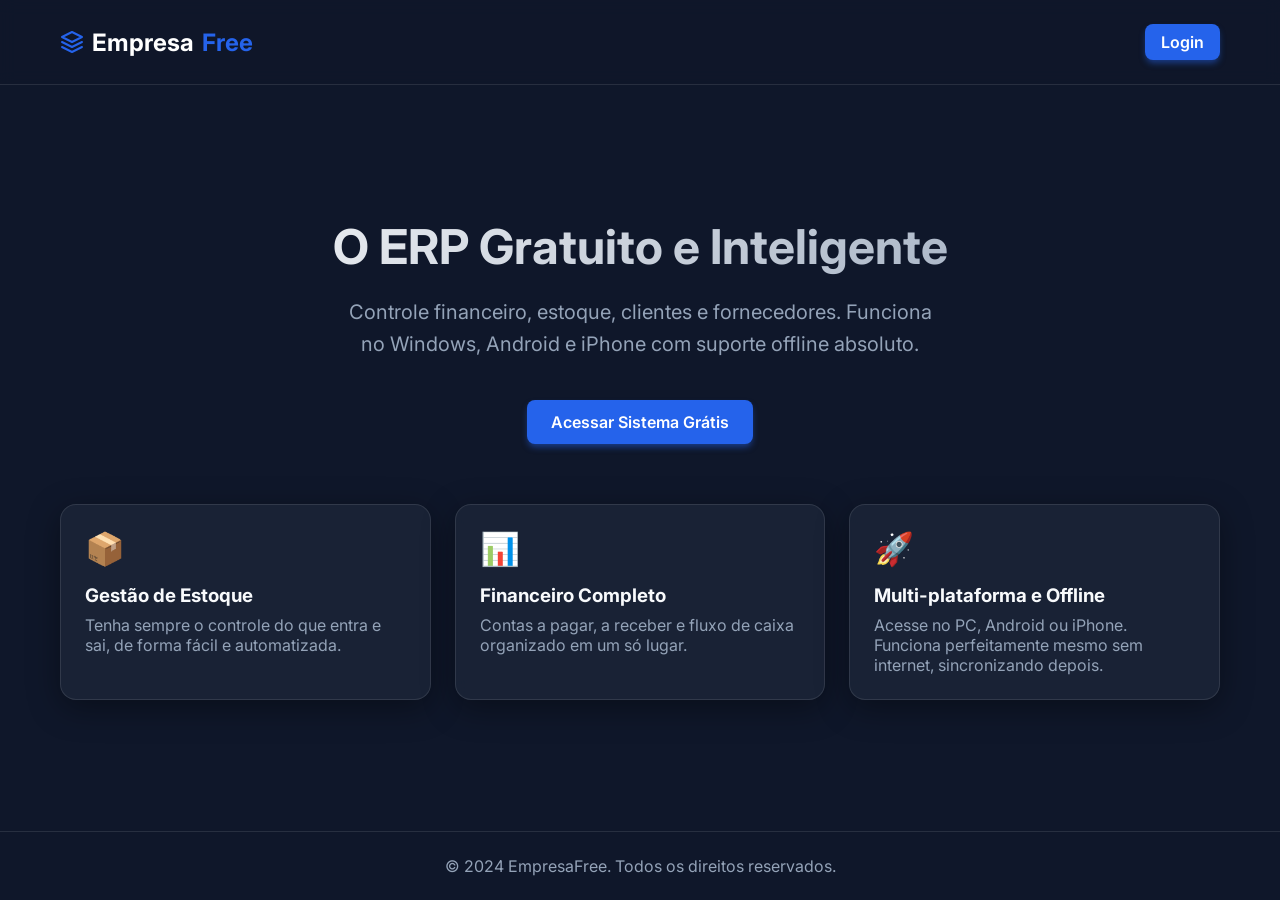
<file: index.html>
<!DOCTYPE html>
<html lang="pt-br">
<head>
  <meta charset="UTF-8">
  <meta name="viewport" content="width=device-width,initial-scale=1.0,viewport-fit=cover">
  <title>EmpresaFree - ERP Free</title>
  <meta name="description" content="Sistema ERP Gratuito para gestão de negócios, funcionando offline e online.">
  <link rel="manifest" href="manifest.json">
  <meta name="theme-color" content="#0f172a">
  <link rel="stylesheet" href="css/estilo.css">
</head>
<body>
  <header>
    <div class="container header-content">
      <div class="logo">
        <svg width="24" height="24" viewBox="0 0 24 24" fill="none" stroke="currentColor" stroke-width="2" stroke-linecap="round" stroke-linejoin="round" style="color:var(--primary)"><path d="M12 2L2 7l10 5 10-5-10-5zM2 17l10 5 10-5M2 12l10 5 10-5"/></svg>
        Empresa<span>Free</span>
      </div>
      <nav>
        <ul>
          <li><a href="login.html" class="btn" style="padding: 8px 16px;">Login</a></li>
        </ul>
      </nav>
    </div>
  </header>

  <main class="hero">
    <div class="container animate-in">
      <div class="hero-content">
        <h1>O ERP Gratuito e Inteligente</h1>
        <p>Controle financeiro, estoque, clientes e fornecedores. Funciona no Windows, Android e iPhone com suporte offline absoluto.</p>
        <a href="login.html" class="btn">Acessar Sistema Grátis</a>
      </div>
      
      <div class="features-grid">
        <div class="feature-card glass-panel">
          <div class="feature-icon">📦</div>
          <h3>Gestão de Estoque</h3>
          <p style="color:var(--text-muted); margin-top:8px;">Tenha sempre o controle do que entra e sai, de forma fácil e automatizada.</p>
        </div>
        <div class="feature-card glass-panel">
          <div class="feature-icon">📊</div>
          <h3>Financeiro Completo</h3>
          <p style="color:var(--text-muted); margin-top:8px;">Contas a pagar, a receber e fluxo de caixa organizado em um só lugar.</p>
        </div>
        <div class="feature-card glass-panel">
          <div class="feature-icon">🚀</div>
          <h3>Multi-plataforma e Offline</h3>
          <p style="color:var(--text-muted); margin-top:8px;">Acesse no PC, Android ou iPhone. Funciona perfeitamente mesmo sem internet, sincronizando depois.</p>
        </div>
      </div>
    </div>
  </main>

  <footer>
    <div class="container">
      <p>&copy; 2024 EmpresaFree. Todos os direitos reservados.</p>
    </div>
  </footer>
  
  <script>
    if ('serviceWorker' in navigator) {
      window.addEventListener('load', function() {
        navigator.serviceWorker.register('sw.js').then(reg => {
          console.log('SW registrado com sucesso!', reg);
        }).catch(err => {
          console.error('Falha ao registrar SW', err);
        });
      });
    }
  </script>
</body>
</html>
</file>
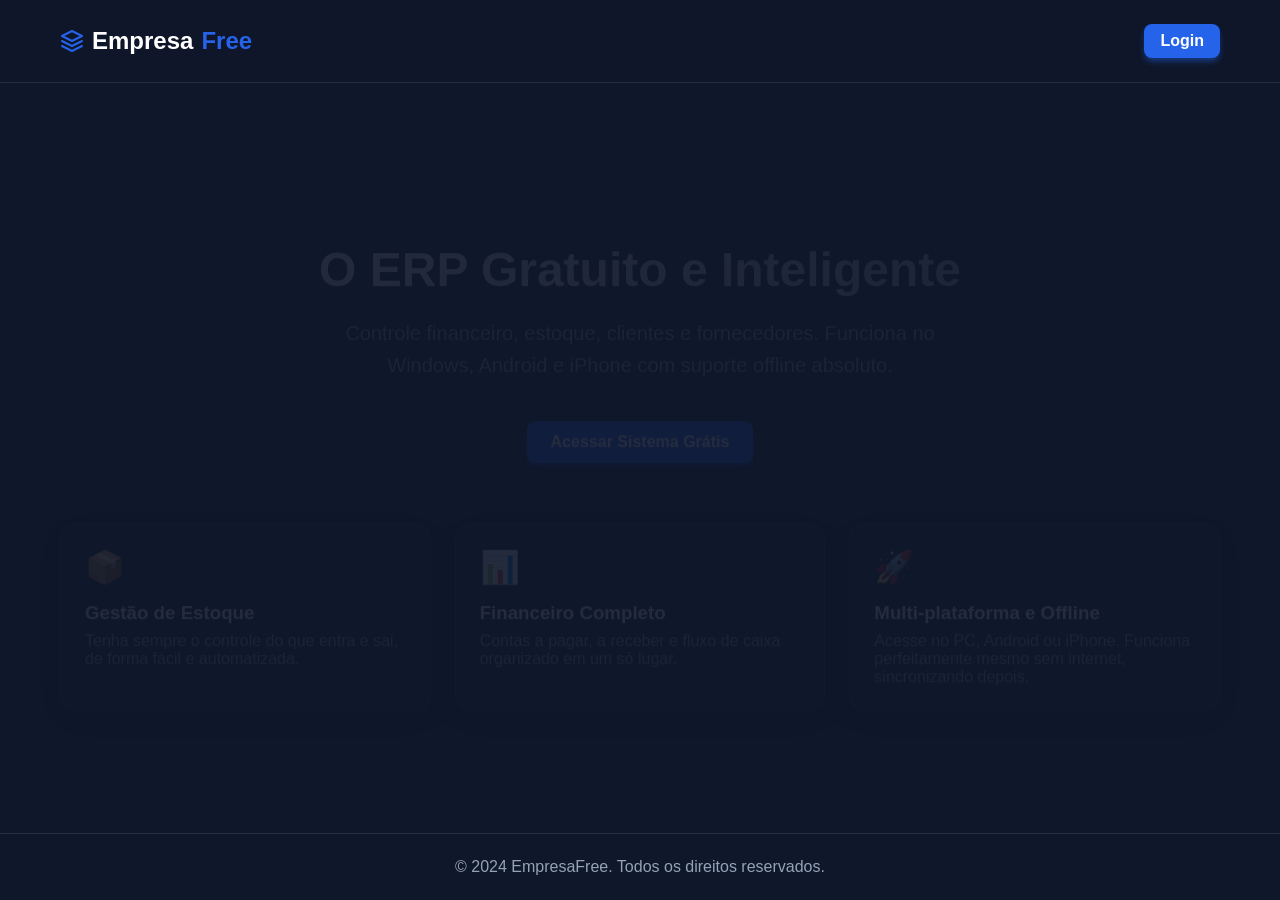
<file: app.html>
<!DOCTYPE html>
<html lang="pt-br">
<head>
  <meta charset="UTF-8">
  <meta name="viewport" content="width=device-width, initial-scale=1.0,viewport-fit=cover">
  <title>Iniciando - EmpresaFree</title>
  <meta name="theme-color" content="#0f172a">
  <link rel="stylesheet" href="css/estilo.css">
  <style>
    .loader-container {
      display: flex;
      flex-direction: column;
      align-items: center;
      justify-content: center;
      height: 100vh;
      background: var(--bg-dark);
      color: #fff;
    }
    .spinner {
      border: 4px solid rgba(255, 255, 255, 0.1);
      width: 40px;
      height: 40px;
      border-radius: 50%;
      border-left-color: var(--primary);
      animation: spin 1s linear infinite;
      margin-bottom: 16px;
    }
    @keyframes spin {
      0% { transform: rotate(0deg); }
      100% { transform: rotate(360deg); }
    }
  </style>
</head>
<body>
  <div class="loader-container">
    <div class="spinner"></div>
    <p>Carregando EmpresaFree...</p>
  </div>
  <script>
    // App shell: decide whether to go to Dashboard or Login based on local storage
    setTimeout(() => {
      const usuarioStr = localStorage.getItem("usuario");
      if (usuarioStr) {
        window.location.replace("menu.html");
      } else {
        window.location.replace("index.html");
      }
    }, 800);
  </script>
</body>
</html>
</file>
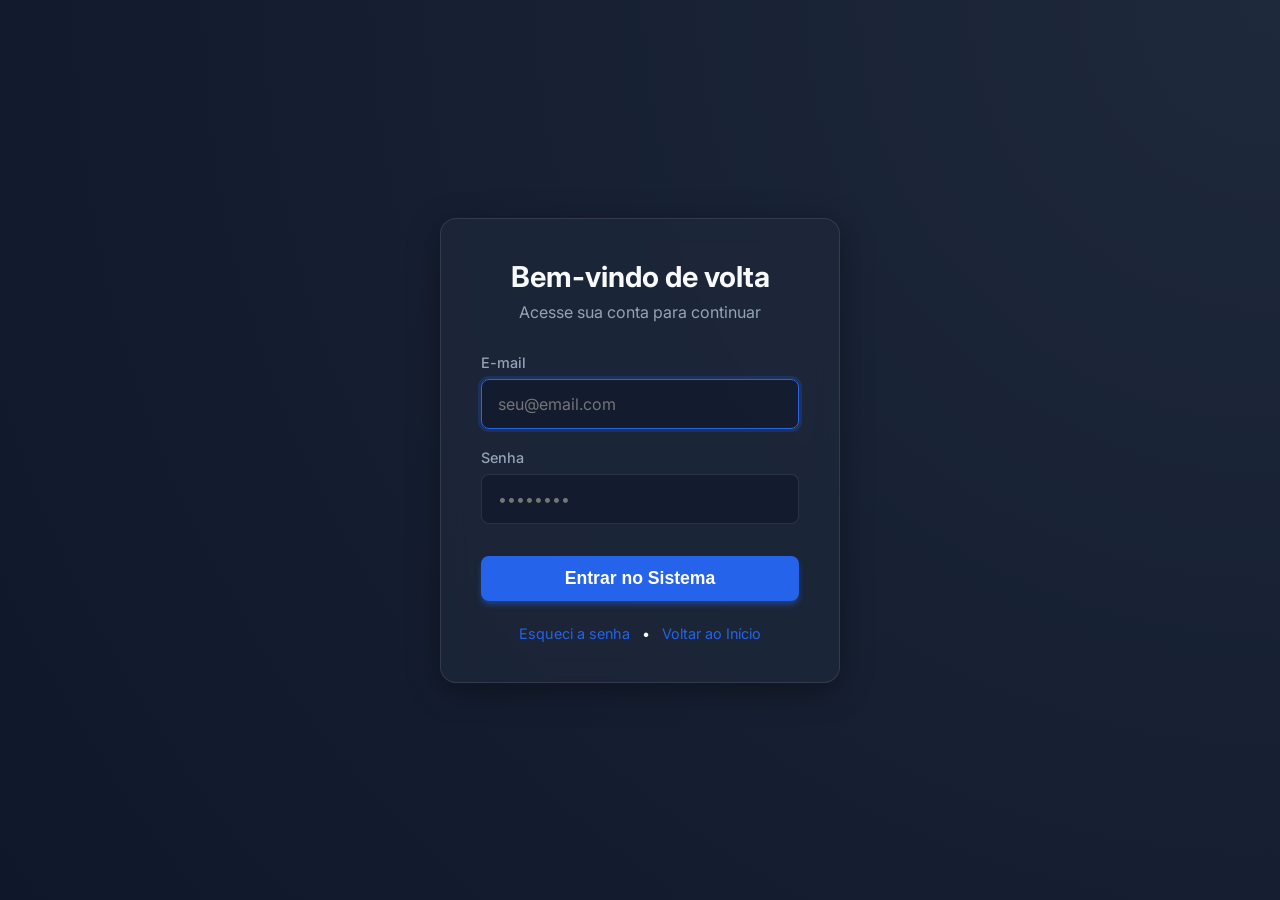
<file: login.html>
<!DOCTYPE html>
<html lang="pt-br">
<head>
  <meta charset="UTF-8">
  <meta name="viewport" content="width=device-width,initial-scale=1.0,viewport-fit=cover">
  <title>Login - EmpresaFree</title>
  <meta name="theme-color" content="#0f172a">
  <link rel="stylesheet" href="css/estilo.css">
  <link rel="manifest" href="manifest.json">
</head>
<body>
  <div class="login-wrapper">
    <div class="login-box glass-panel animate-in">
      <h2>Bem-vindo de volta</h2>
      <p class="subtitle">Acesse sua conta para continuar</p>
      
      <form id="formLogin" autocomplete="on" onsubmit="return false;">
        <div class="input-group">
          <label for="usuario">E-mail</label>
          <input type="email" id="usuario" name="usuario" placeholder="seu@email.com" required autofocus autocomplete="username">
        </div>

        <div class="input-group">
          <label for="senha">Senha</label>
          <input type="password" id="senha" name="senha" placeholder="••••••••" required autocomplete="current-password">
        </div>

        <button type="button" id="btnLogin" class="btn login-btn">Entrar no Sistema</button>

        <div class="login-links">
          <a href="#">Esqueci a senha</a> &bull;
          <a href="index.html">Voltar ao Início</a>
        </div>
      </form>
    </div>
  </div>

  <script type="module" src="js/login.js"></script>
</body>
</html>
</file>
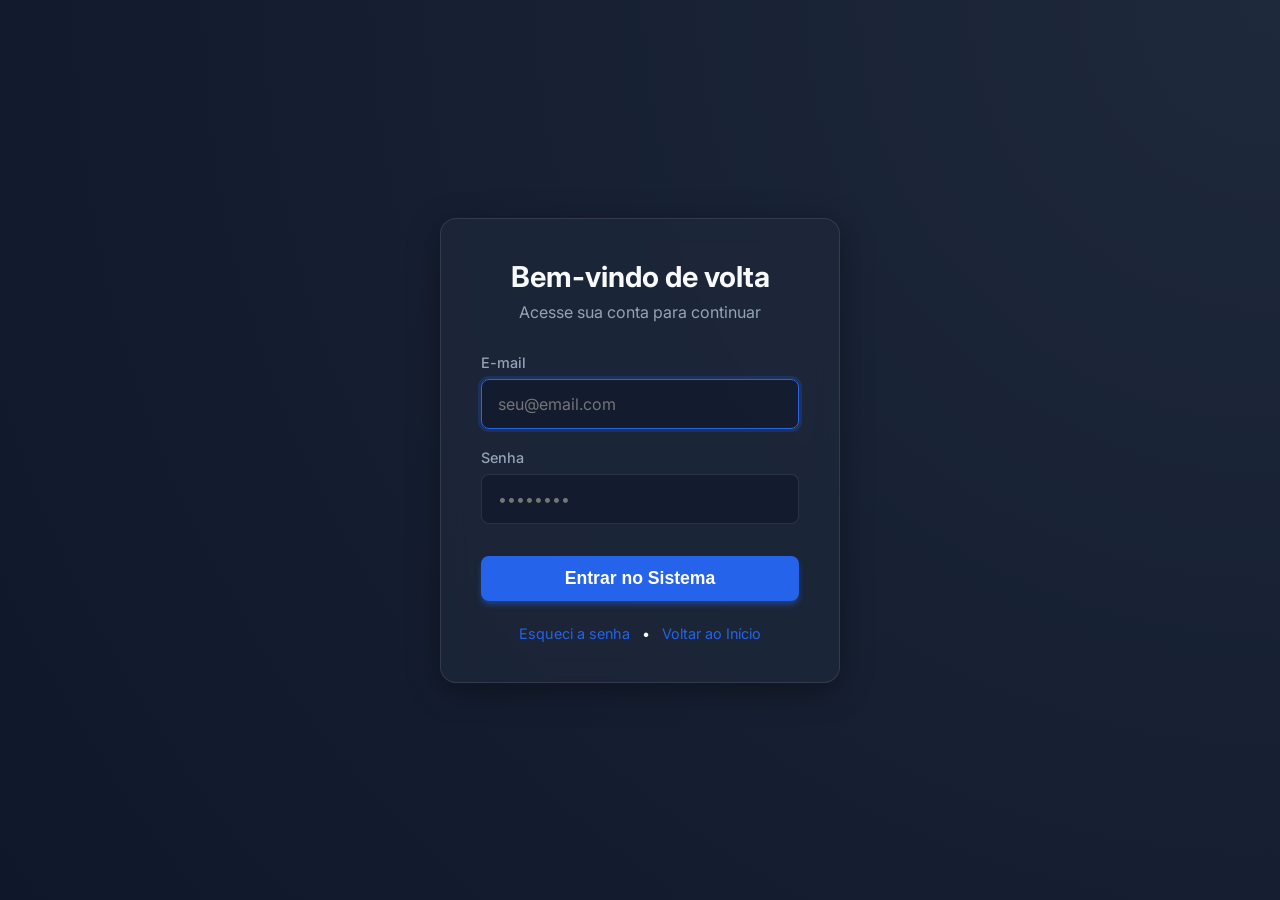
<file: menu.html>
<!DOCTYPE html>
<html lang="pt-br">
<head>
  <meta charset="UTF-8">
  <meta name="viewport" content="width=device-width, initial-scale=1.0,viewport-fit=cover">
  <title>Dashboard - EmpresaFree</title>
  <meta name="theme-color" content="#0f172a">
  <link rel="stylesheet" href="css/estilo.css">
  <link rel="manifest" href="manifest.json">
</head>
<body class="dashboard-layout">
  <!-- TOPO -->
  <header class="top-bar">
    <div class="logo">
      <svg width="24" height="24" viewBox="0 0 24 24" fill="none" stroke="currentColor" stroke-width="2" stroke-linecap="round" stroke-linejoin="round" style="color:var(--primary)"><path d="M12 2L2 7l10 5 10-5-10-5zM2 17l10 5 10-5M2 12l10 5 10-5"/></svg>
      Empresa<span>Free</span>
    </div>
    <div class="user-info">
      <div class="user-avatar" id="avatarLetra">U</div>
      <div style="display:flex; flex-direction:column; line-height:1.2;">
        <span style="font-size:0.8rem; color:var(--text-muted)">Logado como</span>
        <span id="nomeUsuario" style="font-weight:600; font-size:0.95rem;">Usuário</span>
      </div>
      <button class="btn-logout" onclick="logout()">Sair</button>
    </div>
  </header>

  <!-- MENU / DASHBOARD -->
  <main class="menu-container container animate-in">
    
    <div class="submenu-title">
      <svg width="20" height="20" viewBox="0 0 24 24" fill="none" stroke="currentColor" stroke-width="2"><path d="M17 21v-2a4 4 0 0 0-4-4H5a4 4 0 0 0-4 4v2"/><circle cx="9" cy="7" r="4"/><path d="M23 21v-2a4 4 0 0 0-3-3.87"/><path d="M16 3.13a4 4 0 0 1 0 7.75"/></svg>
      Cadastros
    </div>
    <div class="menu-grid" style="margin-bottom: 32px;">
      <div class="menu-card glass-panel" onclick="abrir('clientes.html')">
        <div class="menu-icon">🧑‍💼</div>
        <h3>Clientes</h3>
      </div>
      <div class="menu-card glass-panel" onclick="abrir('produtos.html')">
        <div class="menu-icon">📦</div>
        <h3>Produtos</h3>
      </div>
      <div class="menu-card glass-panel" onclick="abrir('fornecedores.html')">
        <div class="menu-icon">🏢</div>
        <h3>Fornecedores</h3>
      </div>
      <div class="menu-card glass-panel" onclick="abrir('usuarios.html')">
        <div class="menu-icon">🔐</div>
        <h3>Usuários</h3>
      </div>
    </div>

    <div class="submenu-title">
      <svg width="20" height="20" viewBox="0 0 24 24" fill="none" stroke="currentColor" stroke-width="2"><rect x="3" y="3" width="18" height="18" rx="2" ry="2"/><line x1="12" y1="8" x2="12" y2="16"/><line x1="8" y1="12" x2="16" y2="12"/></svg>
      Operações
    </div>
    <div class="menu-grid">
      <div class="menu-card glass-panel" onclick="abrir('orcamento.html')">
        <div class="menu-icon">📝</div>
        <h3>Orçamentos</h3>
      </div>
      <div class="menu-card glass-panel" onclick="abrir('vendas.html')">
        <div class="menu-icon">🛒</div>
        <h3>Vendas</h3>
      </div>
      <div class="menu-card glass-panel" onclick="abrir('financeiro.html')">
        <div class="menu-icon">💵</div>
        <h3>Financeiro</h3>
      </div>
      <div class="menu-card glass-panel" onclick="abrir('relatorios.html')">
        <div class="menu-icon">📈</div>
        <h3>Relatórios</h3>
      </div>
      <div class="menu-card glass-panel" onclick="abrir('configuracoes.html')">
        <div class="menu-icon">⚙️</div>
        <h3>Configurações</h3>
      </div>
    </div>

  </main>

  <script type="module" src="js/menu.js"></script>
  <script>
    // Configura inicial do avatar
    document.addEventListener('DOMContentLoaded', () => {
      const nomeElement = document.getElementById("nomeUsuario");
      const avatarLetra = document.getElementById("avatarLetra");
      
      setInterval(() => {
        if(nomeElement && nomeElement.innerText && nomeElement.innerText !== "Usuário") {
          avatarLetra.innerText = nomeElement.innerText.charAt(0).toUpperCase();
        }
      }, 500);
    });
  </script>
</body>
</html>
</file>
<file: css/estilo.css>
@import url('https://fonts.googleapis.com/css2?family=Inter:wght@400;500;600;700&display=swap');

:root {
  --primary: #2563eb;
  --primary-hover: #1d4ed8;
  --bg-dark: #0f172a;
  --card-bg: rgba(30, 41, 59, 0.7);
  --text-main: #f8fafc;
  --text-muted: #94a3b8;
  --border: rgba(255, 255, 255, 0.1);
  --glass-shadow: 0 8px 32px 0 rgba(0, 0, 0, 0.37);
}

* {
  margin: 0;
  padding: 0;
  box-sizing: border-box;
}

body {
  font-family: 'Inter', sans-serif;
  background: var(--bg-dark);
  color: var(--text-main);
  min-height: 100vh;
  display: flex;
  flex-direction: column;
}

/* Base Components */
a { text-decoration: none; color: inherit; }
.btn {
  display: inline-block;
  background: var(--primary);
  color: #fff;
  padding: 12px 24px;
  border-radius: 8px;
  font-weight: 600;
  transition: all 0.3s ease;
  border: none;
  cursor: pointer;
  box-shadow: 0 4px 6px -1px rgba(37, 99, 235, 0.5);
  text-align: center;
}
.btn:hover {
  background: var(--primary-hover);
  transform: translateY(-2px);
  box-shadow: 0 6px 12px -2px rgba(37, 99, 235, 0.6);
}

/* Glassmorphism Container */
.glass-panel {
  background: var(--card-bg);
  backdrop-filter: blur(12px);
  -webkit-backdrop-filter: blur(12px);
  border: 1px solid var(--border);
  border-radius: 16px;
  box-shadow: var(--glass-shadow);
}

/* Layout Utilities */
.container {
  width: 100%;
  max-width: 1200px;
  margin: 0 auto;
  padding: 0 20px;
}

/* Header */
header {
  padding: 24px 0;
  background: rgba(15, 23, 42, 0.8);
  backdrop-filter: blur(8px);
  position: sticky;
  top: 0;
  z-index: 100;
  border-bottom: 1px solid var(--border);
}
.header-content {
  display: flex;
  justify-content: space-between;
  align-items: center;
}
.logo {
  font-size: 1.5rem;
  font-weight: 700;
  color: #fff;
  display: flex;
  align-items: center;
  gap: 8px;
}
.logo span { color: var(--primary); }

nav ul {
  display: flex;
  gap: 24px;
  list-style: none;
}
nav a {
  color: var(--text-muted);
  font-weight: 500;
  transition: color 0.3s ease;
}
nav a:hover { color: #fff; }

/* Main Index */
.hero {
  flex: 1;
  display: flex;
  align-items: center;
  justify-content: center;
  text-align: center;
  padding: 60px 20px;
}
.hero-content h1 {
  font-size: 3rem;
  margin-bottom: 20px;
  background: linear-gradient(135deg, #fff 0%, #94a3b8 100%);
  -webkit-background-clip: text;
  -webkit-text-fill-color: transparent;
}
.hero-content p {
  font-size: 1.25rem;
  color: var(--text-muted);
  max-width: 600px;
  margin: 0 auto 40px auto;
  line-height: 1.6;
}
.features-grid {
  display: grid;
  grid-template-columns: repeat(auto-fit, minmax(280px, 1fr));
  gap: 24px;
  margin-top: 60px;
  text-align: left;
}
.feature-card {
  padding: 24px;
  border-radius: 16px;
  transition: transform 0.3s ease;
}
.feature-card:hover {
  transform: translateY(-5px);
}
.feature-icon {
  font-size: 2rem;
  margin-bottom: 16px;
  color: var(--primary);
}

/* Global Footer */
footer {
  text-align: center;
  padding: 24px;
  color: var(--text-muted);
  border-top: 1px solid var(--border);
  margin-top: auto;
}

/* Animations */
@keyframes fadeIn {
  from { opacity: 0; transform: translateY(20px); }
  to { opacity: 1; transform: translateY(0); }
}
.animate-in {
  animation: fadeIn 0.6s ease-out forwards;
}

/* Scrollbar */
::-webkit-scrollbar { width: 8px; }
::-webkit-scrollbar-track { background: var(--bg-dark); }
::-webkit-scrollbar-thumb { background: #334155; border-radius: 4px; }
::-webkit-scrollbar-thumb:hover { background: #475569; }

/* Login Page */
.login-wrapper {
  min-height: 100vh;
  display: flex;
  align-items: center;
  justify-content: center;
  background: radial-gradient(circle at top right, #1e293b, #0f172a);
  padding: 20px;
}
.login-box {
  width: 100%;
  max-width: 400px;
  padding: 40px;
}
.login-box h2 {
  font-size: 1.8rem;
  margin-bottom: 8px;
  text-align: center;
}
.login-box p.subtitle {
  text-align: center;
  color: var(--text-muted);
  margin-bottom: 32px;
}
.input-group {
  margin-bottom: 20px;
}
.input-group label {
  display: block;
  font-size: 0.9rem;
  color: var(--text-muted);
  margin-bottom: 8px;
  font-weight: 500;
}
.input-group input {
  width: 100%;
  padding: 14px 16px;
  background: rgba(15, 23, 42, 0.6);
  border: 1px solid var(--border);
  border-radius: 8px;
  color: #fff;
  font-family: inherit;
  font-size: 1rem;
  transition: all 0.3s ease;
}
.input-group input:focus {
  outline: none;
  border-color: var(--primary);
  box-shadow: 0 0 0 3px rgba(37, 99, 235, 0.2);
}
.login-btn {
  width: 100%;
  margin-top: 12px;
  font-size: 1.1rem;
}
.login-links {
  margin-top: 24px;
  text-align: center;
  font-size: 0.9rem;
}
.login-links a {
  color: var(--primary);
  margin: 0 8px;
}
.login-links a:hover {
  text-decoration: underline;
}

/* Dashboard/Menu Layout */
.dashboard-layout {
  display: flex;
  flex-direction: column;
  min-height: 100vh;
}
.top-bar {
  display: flex;
  justify-content: space-between;
  align-items: center;
  padding: 16px 24px;
  background: rgba(15, 23, 42, 0.8);
  backdrop-filter: blur(8px);
  border-bottom: 1px solid var(--border);
  position: sticky;
  top: 0;
  z-index: 50;
}
.user-info {
  display: flex;
  align-items: center;
  gap: 16px;
}
.user-avatar {
  width: 40px;
  height: 40px;
  background: var(--primary);
  border-radius: 50%;
  display: flex;
  align-items: center;
  justify-content: center;
  font-weight: bold;
}
.btn-logout {
  background: rgba(239, 68, 68, 0.1);
  color: #ef4444;
  border: 1px solid rgba(239, 68, 68, 0.2);
  padding: 8px 16px;
  border-radius: 6px;
  cursor: pointer;
  font-weight: 500;
  transition: all 0.3s ease;
}
.btn-logout:hover {
  background: rgba(239, 68, 68, 0.2);
}

.menu-container {
  padding: 32px 24px;
  flex: 1;
}

.menu-grid {
  display: grid;
  grid-template-columns: repeat(auto-fill, minmax(220px, 1fr));
  gap: 24px;
}

.menu-card {
  padding: 24px;
  text-align: center;
  cursor: pointer;
  transition: all 0.3s ease;
  position: relative;
  overflow: hidden;
}
.menu-card::before {
  content: '';
  position: absolute;
  top: 0; left: 0; right: 0; bottom: 0;
  background: linear-gradient(135deg, rgba(255,255,255,0.05) 0%, rgba(255,255,255,0) 100%);
  opacity: 0;
  transition: opacity 0.3s;
}
.menu-card:hover {
  transform: translateY(-5px);
  border-color: var(--primary);
  box-shadow: 0 10px 25px -5px rgba(0, 0, 0, 0.5);
}
.menu-card:hover::before {
  opacity: 1;
}
.menu-icon {
  font-size: 2.5rem;
  margin-bottom: 16px;
  display: inline-block;
  transition: transform 0.3s ease;
}
.menu-card:hover .menu-icon {
  transform: scale(1.1);
}
.menu-card h3 {
  font-size: 1.1rem;
  font-weight: 600;
}

/* Submenu / Group item */
.submenu {
  grid-column: 1 / -1;
  margin-top: 16px;
}
.submenu-title {
  font-size: 1.25rem;
  margin-bottom: 16px;
  color: var(--primary);
  display: flex;
  align-items: center;
  gap: 8px;
}

/* Mobile Adaptations */
@media (max-width: 768px) {
  .hero-content h1 { font-size: 2.2rem; }
  .header-content { flex-direction: column; gap: 16px; }
  nav ul { gap: 16px; flex-wrap: wrap; justify-content: center; }
}
</file>
